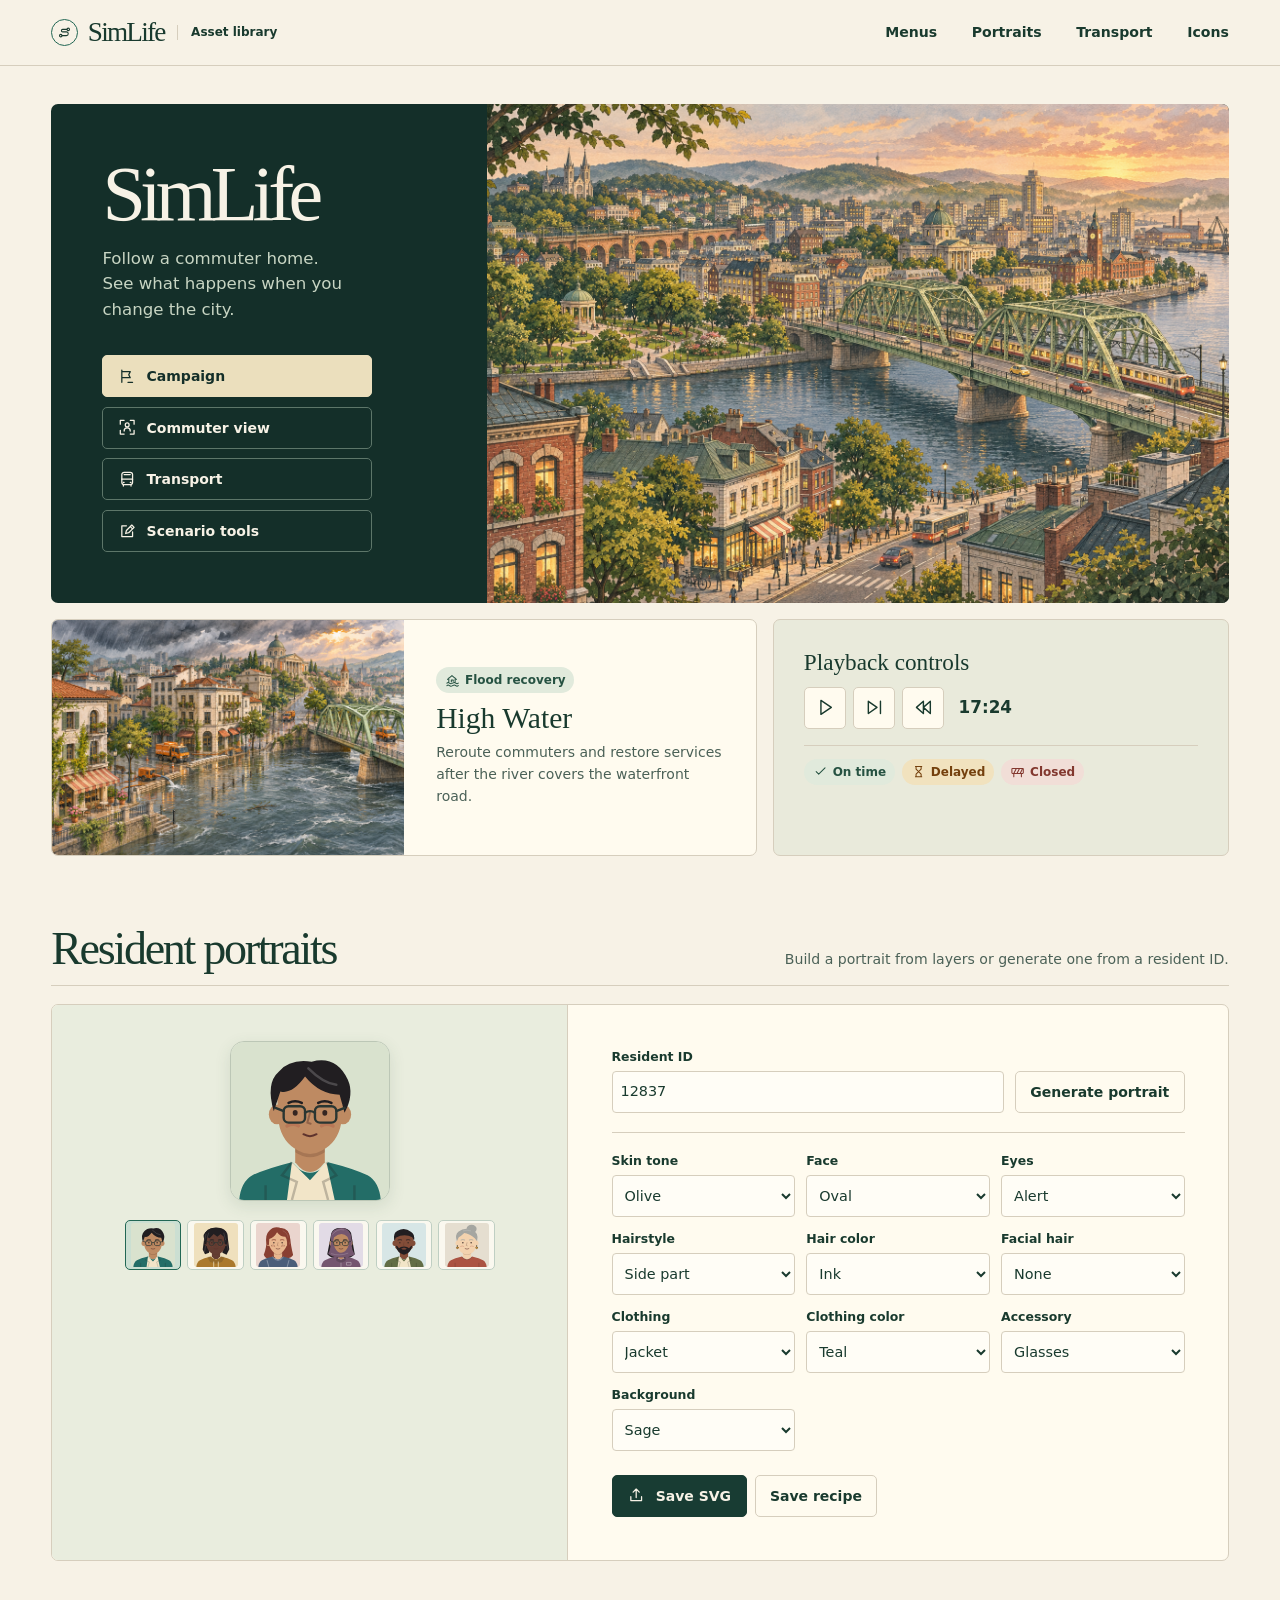
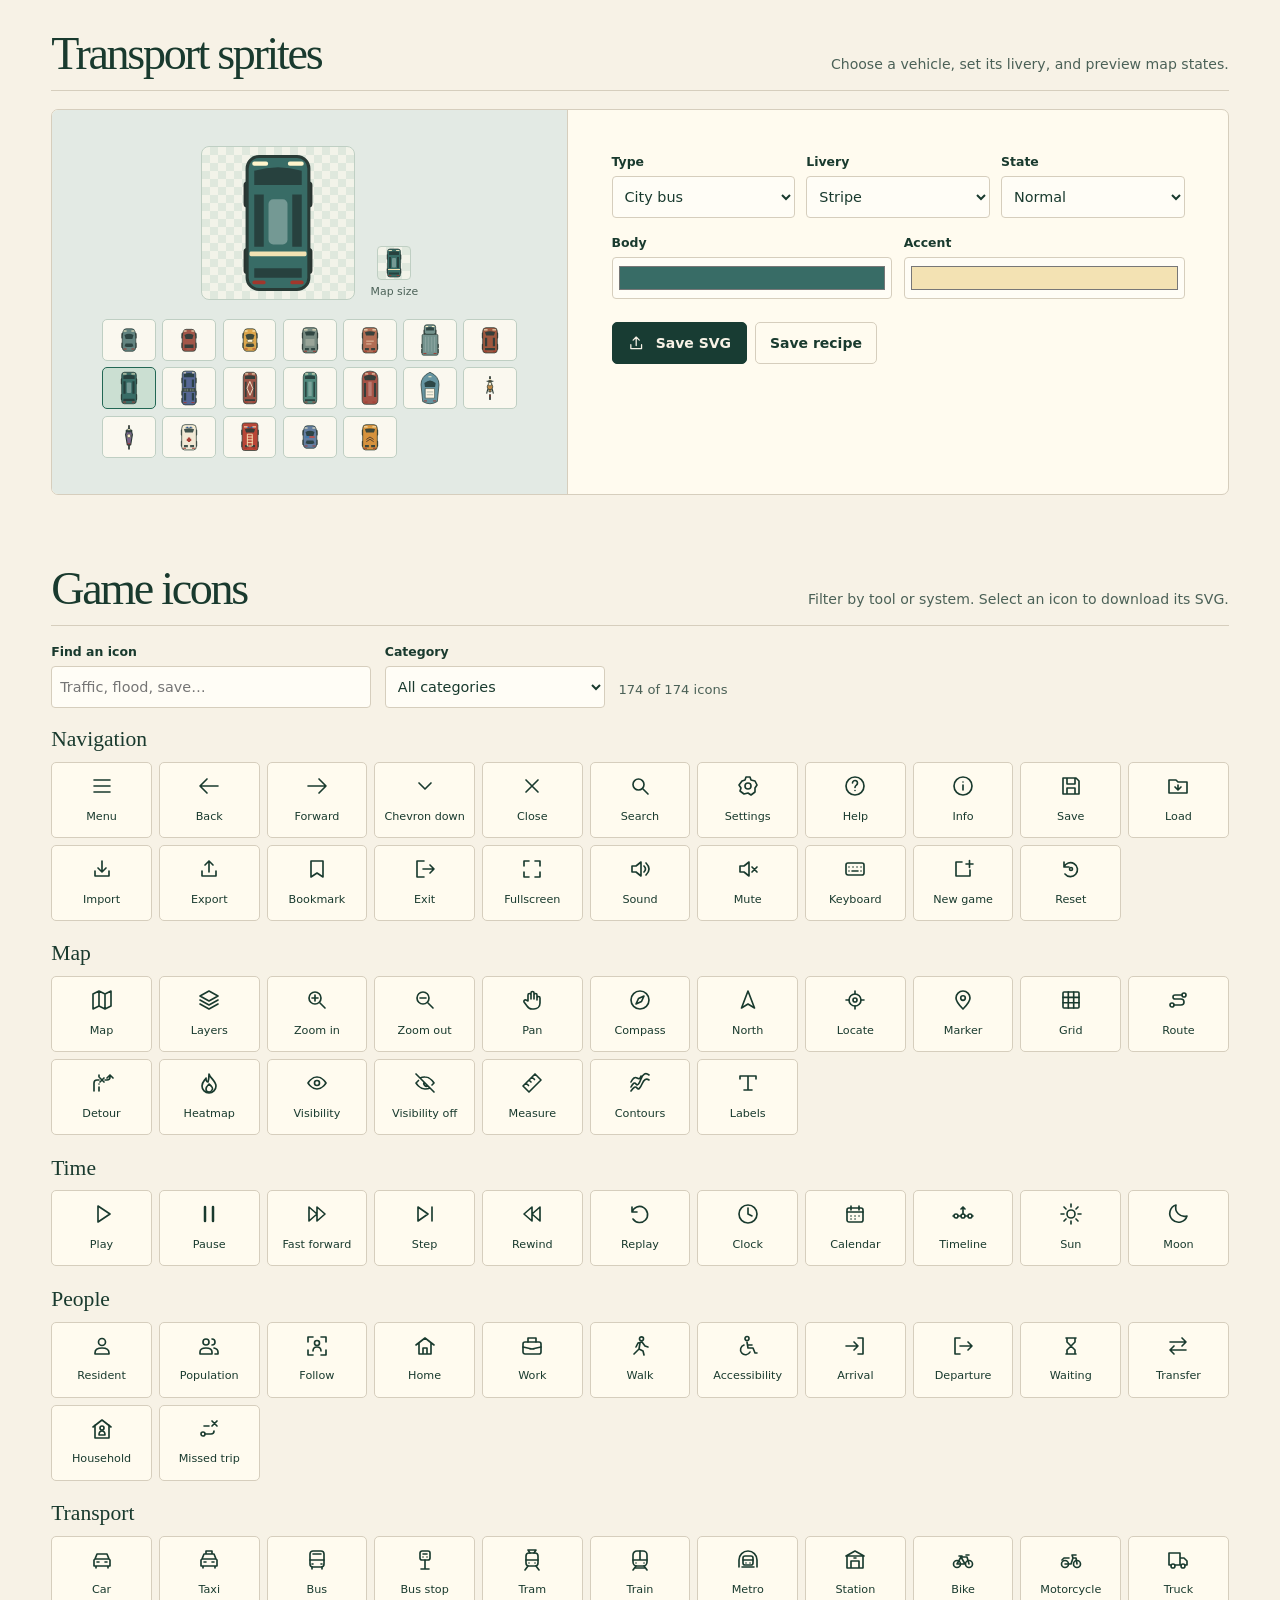
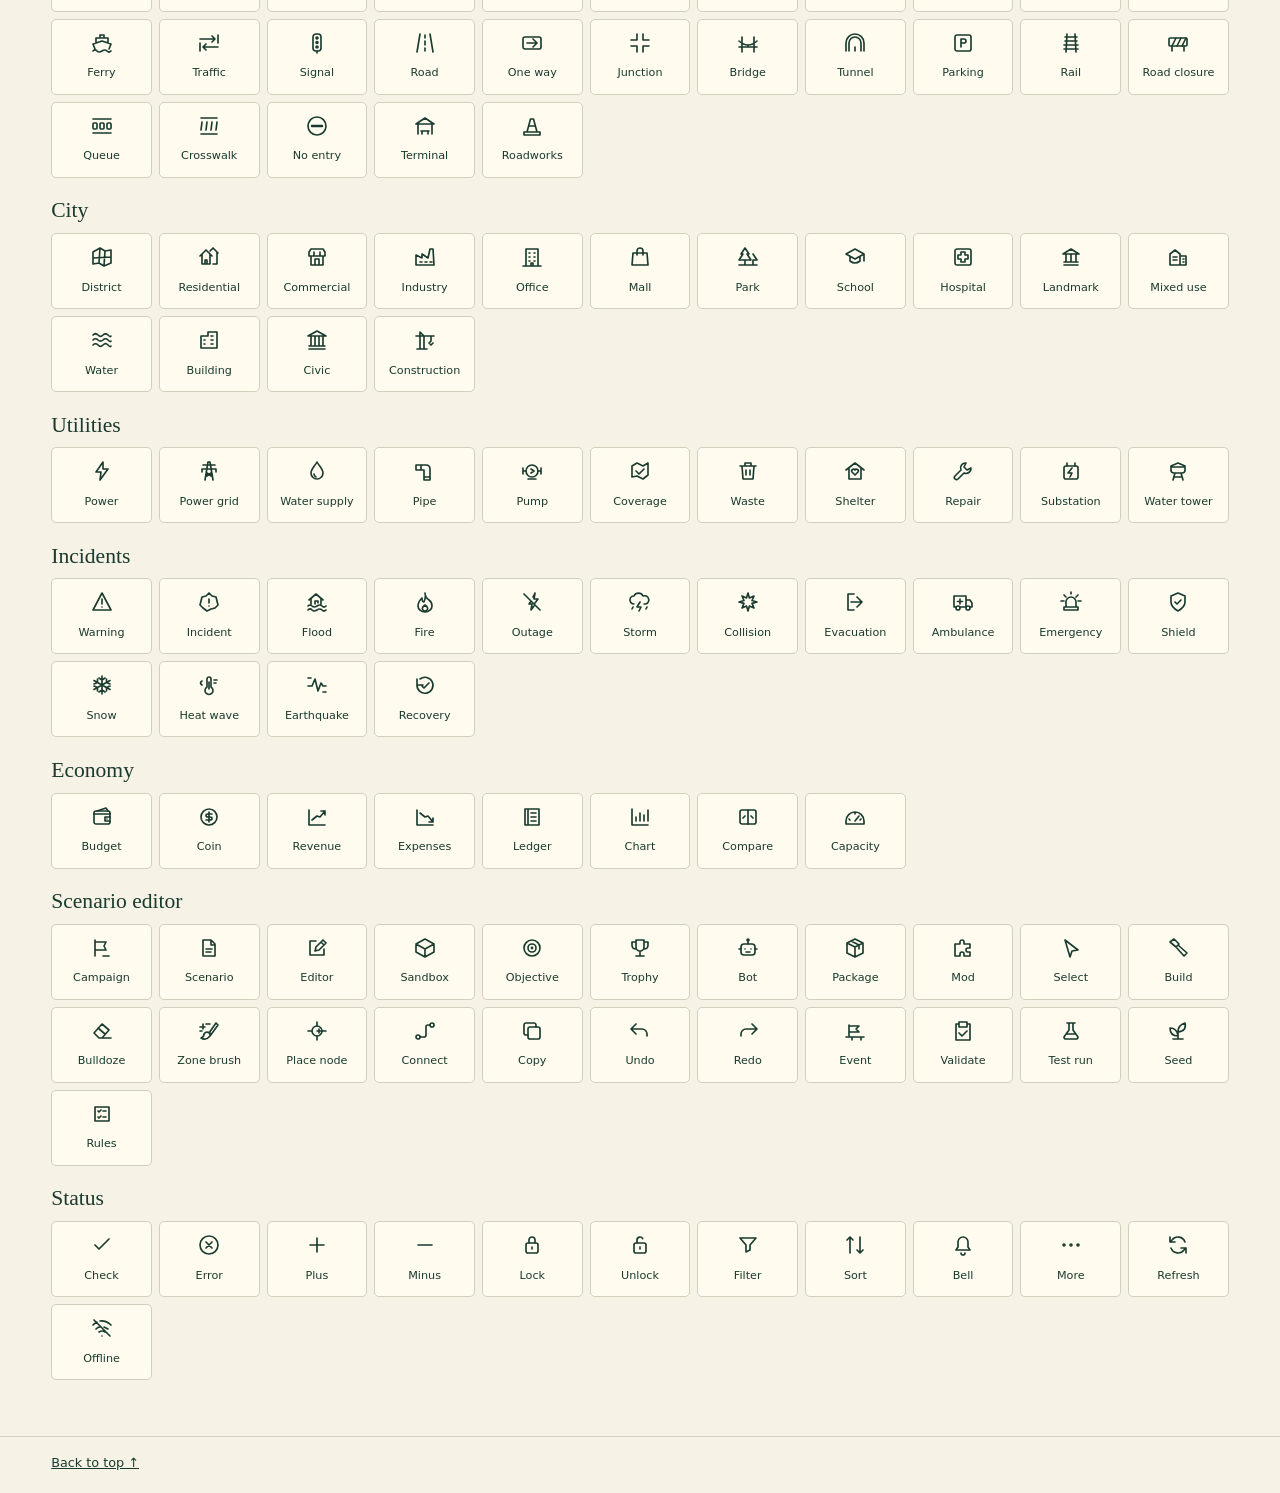
<file: assets/game/index.html>
<!doctype html>
<html lang="en">
<head>
  <meta charset="utf-8">
  <meta name="viewport" content="width=device-width, initial-scale=1">
  <meta name="color-scheme" content="light">
  <title>SimLife Asset Library</title>
  <link rel="icon" type="image/svg+xml" href="app-icon.svg">
  <link rel="stylesheet" href="menu.css">
  <link rel="stylesheet" href="preview.css">
  <script type="module" src="preview.mjs"></script>
</head>
<body>
  <header class="masthead">
    <div class="page masthead__inner">
      <a class="brand" href="#top"><span class="brand__mark" data-icon="route"></span>SimLife <span class="brand__section">Asset library</span></a>
      <nav aria-label="Asset library">
        <a href="#menus">Menus</a>
        <a href="#portraits">Portraits</a>
        <a href="#vehicles">Transport</a>
        <a href="#icons">Icons</a>
      </nav>
    </div>
  </header>

  <main class="page" id="top">
    <section id="menus" aria-label="Menu assets">
      <div class="sl-menu">
        <div class="sl-menu__content">
          <h1 class="sl-menu__title">SimLife</h1>
          <p class="sl-menu__description">Follow a commuter home. See what happens when you change the city.</p>
          <nav class="sl-menu__actions" aria-label="Game menu preview">
            <a class="sl-button sl-button--primary" href="#campaign"><span data-icon="campaign"></span>Campaign</a>
            <a class="sl-button sl-button--quiet" href="#portraits"><span data-icon="follow"></span>Commuter view</a>
            <a class="sl-button sl-button--quiet" href="#vehicles"><span data-icon="bus"></span>Transport</a>
            <a class="sl-button sl-button--quiet" href="#icons" data-open-group="Scenario editor"><span data-icon="editor"></span>Scenario tools</a>
          </nav>
        </div>
        <figure class="sl-menu__art">
          <img width="1536" height="1024" src="illustrations/last-train-home.png" alt="Trains and cars crossing a green bridge over a river at dusk">
        </figure>
      </div>

      <div class="menu-examples" id="campaign">
        <article class="sl-scenario">
          <img width="1536" height="1024" src="illustrations/high-water.png" loading="lazy" alt="Recovery crews working beside a flooded waterfront road">
          <div class="sl-scenario__body">
            <span class="sl-status"><span data-icon="flood"></span>Flood recovery</span>
            <h3>High Water</h3>
            <p>Reroute commuters and restore services after the river covers the waterfront road.</p>
          </div>
        </article>

        <section class="control-panel" aria-labelledby="controls-title">
          <h2 id="controls-title">Playback controls</h2>
          <div class="playback">
            <button id="play-toggle" class="sl-button sl-button--icon" type="button" aria-pressed="false" aria-label="Play" data-icon="play"></button>
            <button id="step" class="sl-button sl-button--icon" type="button" aria-label="Step forward" data-icon="step"></button>
            <button id="rewind" class="sl-button sl-button--icon" type="button" aria-label="Reset playback" data-icon="rewind"></button>
            <output id="playback-time" aria-label="Preview time">17:24</output>
          </div>
          <div class="badges" aria-label="Status examples">
            <span class="sl-status"><span data-icon="check"></span>On time</span>
            <span class="sl-status sl-status--delay"><span data-icon="waiting"></span>Delayed</span>
            <span class="sl-status sl-status--closed"><span data-icon="road-closure"></span>Closed</span>
          </div>
        </section>
      </div>
    </section>

    <section class="library-section" id="portraits" aria-labelledby="portraits-title">
      <div class="section-head">
        <h2 id="portraits-title">Resident portraits</h2>
        <p>Build a portrait from layers or generate one from a resident ID.</p>
      </div>
      <div class="asset-editor">
        <div class="asset-preview">
          <img id="portrait-preview" width="160" height="160" alt="Editable resident portrait">
          <div id="portrait-library" class="samples samples--portraits" aria-label="Portrait presets"></div>
        </div>
        <div class="asset-controls">
          <div class="seed-row">
            <label>Resident ID <input id="resident-id" value="12837" maxlength="40" autocomplete="off"></label>
            <button class="sl-button" id="generate-portrait" type="button">Generate portrait</button>
          </div>
          <div id="portrait-fields" class="fields"></div>
          <div class="actions">
            <button class="sl-button sl-button--primary" id="portrait-svg" type="button"><span data-icon="export"></span>Save SVG</button>
            <button class="sl-button" id="portrait-recipe" type="button">Save recipe</button>
          </div>
        </div>
      </div>
    </section>

    <section class="library-section" id="vehicles" aria-labelledby="vehicles-title">
      <div class="section-head">
        <h2 id="vehicles-title">Transport sprites</h2>
        <p>Choose a vehicle, set its livery, and preview map states.</p>
      </div>
      <div class="asset-editor">
        <div class="asset-preview asset-preview--vehicle">
          <div class="vehicle-stage">
            <img id="vehicle-preview" width="154" height="154" alt="Editable top-down vehicle">
            <div class="vehicle-scale"><img id="vehicle-small" width="32" height="32" alt=""><span>Map size</span></div>
          </div>
          <div id="vehicle-library" class="samples samples--vehicles" aria-label="Vehicle presets"></div>
        </div>
        <div class="asset-controls">
          <div id="vehicle-fields" class="fields"></div>
          <div class="fields vehicle-colors">
            <label>Body <input id="body-color" type="color" value="#638480"></label>
            <label>Accent <input id="accent-color" type="color" value="#f3e2b3"></label>
          </div>
          <div class="actions">
            <button class="sl-button sl-button--primary" id="vehicle-svg" type="button"><span data-icon="export"></span>Save SVG</button>
            <button class="sl-button" id="vehicle-recipe" type="button">Save recipe</button>
          </div>
        </div>
      </div>
    </section>

    <section class="library-section" id="icons" aria-labelledby="icons-title">
      <div class="section-head">
        <h2 id="icons-title">Game icons</h2>
        <p>Filter by tool or system. Select an icon to download its SVG.</p>
      </div>
      <div class="icon-filter">
        <label>Find an icon <input id="icon-search" type="search" placeholder="Traffic, flood, save…" autocomplete="off"></label>
        <label>Category <select id="icon-group"><option value="">All categories</option></select></label>
        <output id="icon-count" aria-live="polite">Loading icons…</output>
      </div>
      <div class="icon-library" id="icon-library"></div>
    </section>
  </main>
  <footer class="page"><a href="#top">Back to top ↑</a></footer>
</body>
</html>
</file>
<file: assets/game/menu.css>
/* SimLife UI tokens and reusable menu components. */
:root {
  --sl-paper: #f7f2e6;
  --sl-surface: #fffbef;
  --sl-ink: #193a2e;
  --sl-muted: #4b6157;
  --sl-rule: #d6cebd;
  --sl-pine: #183c33;
  --sl-deep: #142f29;
  --sl-teal: #226754;
  --sl-sage: #dfe8d7;
  --sl-water: #92b6c3;
  --sl-amber: #a35f19;
  --sl-alert: #9c3e35;
  --sl-display: Georgia, "Times New Roman", serif;
  --sl-body: system-ui, -apple-system, sans-serif;
}

.sl-button {
  align-items: center;
  background: var(--sl-surface);
  border: 1px solid var(--sl-rule);
  border-radius: 5px;
  box-sizing: border-box;
  color: var(--sl-ink);
  cursor: pointer;
  display: inline-flex;
  font: 650 .875rem/1.3 var(--sl-body);
  gap: .65rem;
  justify-content: center;
  min-height: 42px;
  padding: .55rem .9rem;
  text-decoration: none;
}

.sl-button svg { flex: 0 0 auto; height: 1.15rem; width: 1.15rem; }
.sl-button:hover { background: var(--sl-sage); border-color: var(--sl-teal); }
.sl-button:focus-visible { outline: 2px solid var(--sl-teal); outline-offset: 3px; }
.sl-button[disabled] { opacity: .5; cursor: default; pointer-events: none; }
.sl-button[aria-pressed="true"] { background: var(--sl-sage); border-color: var(--sl-teal); }
.sl-button--primary { background: var(--sl-pine); border-color: var(--sl-pine); color: var(--sl-paper); }
.sl-button--primary:hover { background: var(--sl-teal); color: white; }
.sl-button--quiet { background: transparent; border-color: transparent; }
.sl-button--danger { color: var(--sl-alert); }
.sl-button--icon { padding: .55rem; width: 42px; }
.sl-button--icon svg { height: 1.3rem; width: 1.3rem; }

.sl-status {
  align-items: center;
  background: #e1eadc;
  border-radius: 20px;
  color: #265242;
  display: inline-flex;
  font: 650 .75rem/1.5 var(--sl-body);
  gap: .3rem;
  padding: .25rem .55rem;
  white-space: nowrap;
}
.sl-status svg { display: block; width: .95rem; height: .95rem; }
.sl-status--delay { background: #f1e2be; color: #74400d; }
.sl-status--closed { background: #f1ded7; color: #82372e; }

.sl-menu {
  background: var(--sl-deep);
  border-radius: 7px;
  color: var(--sl-paper);
  display: grid;
  grid-template-columns: minmax(260px, .88fr) minmax(0, 1.5fr);
  min-height: 490px;
  overflow: hidden;
}

.sl-menu__content {
  align-self: center;
  padding: clamp(1.65rem, 4vw, 4.3rem);
}

.sl-menu__title {
  font: 400 clamp(3.45rem, 6.1vw, 6.3rem)/.98 var(--sl-display);
  letter-spacing: -.075em;
  margin: 0 0 .85rem;
}

.sl-menu__description {
  color: #c8d5c3;
  font: 400 1.04rem/1.55 var(--sl-body);
  margin: 0 0 2rem;
  max-width: 23ch;
}

.sl-menu__actions {
  display: grid;
  gap: .6rem;
  max-width: 270px;
}

.sl-menu__actions .sl-button {
  border-color: #5d7669;
  color: var(--sl-paper);
  justify-content: flex-start;
}

.sl-menu__actions .sl-button:hover,
.sl-menu__actions .sl-button:focus-visible {
  background: #2f5548;
  outline-color: #deba78;
}

.sl-menu__actions .sl-button--primary {
  background: #ebdfbd;
  border-color: #ebdfbd;
  color: var(--sl-deep);
}

.sl-menu__actions .sl-button--primary:hover { background: #fbf0d2; }
.sl-menu__art { margin: 0; min-height: 100%; position: relative; }
.sl-menu__art img { height: 100%; inset: 0; object-fit: cover; object-position: 57% center; position: absolute; width: 100%; }

.sl-scenario {
  background: var(--sl-surface);
  border: 1px solid var(--sl-rule);
  border-radius: 7px;
  color: var(--sl-ink);
  display: grid;
  grid-template-columns: minmax(0, 1fr) minmax(0, 1fr);
  overflow: hidden;
}

.sl-scenario img { display: block; height: 100%; min-height: 150px; object-fit: cover; width: 100%; }
.sl-scenario__body { align-self: center; padding: clamp(1rem, 2.6vw, 2rem); }
.sl-scenario__body h3 { font: 400 1.85rem/1.05 var(--sl-display); margin: .5rem 0; }
.sl-scenario__body p { color: var(--sl-muted); margin: 0; font-size: .875rem; line-height: 1.55; }

@media (max-width: 650px) {
  .sl-menu { grid-template-columns: 1fr; min-height: 0; }
  .sl-menu__art { min-height: 265px; order: -1; }
  .sl-menu__actions { max-width: none; }
}

@media (max-width: 430px) {
  .sl-scenario { grid-template-columns: 1fr; }
  .sl-scenario img { height: 170px; }
}
</file>
<file: assets/game/preview.css>
* { box-sizing: border-box; }
html { scroll-padding-top: 1.2rem; }
body { margin: 0; background: var(--sl-paper); color: var(--sl-ink); font: 400 1rem/1.5 var(--sl-body); }
a { color: inherit; }
a:focus-visible { outline: 2px solid var(--sl-teal); outline-offset: 3px; }
svg { display: block; }
[data-icon] { flex: 0 0 auto; }
.page { max-width: 1350px; margin-inline: auto; padding-inline: clamp(1rem, 4vw, 3.5rem); }

.masthead { border-bottom: 1px solid var(--sl-rule); }
.masthead__inner { display: flex; flex-wrap: wrap; align-items: center; justify-content: space-between; gap: .6rem 2rem; min-height: 65px; }
.brand { display: flex; align-items: center; gap: .6rem; font: 400 1.7rem/1 var(--sl-display); letter-spacing: -.065em; text-decoration: none; }
.brand__mark { border: 1px solid var(--sl-teal); border-radius: 50%; padding: 5px; }
.brand__mark svg { width: 15px; height: 15px; }
.brand__section { border-left: 1px solid var(--sl-rule); font: 650 .75rem/1.2 var(--sl-body); letter-spacing: 0; margin-left: .2rem; padding-left: .8rem; }
.masthead nav { display: flex; flex-wrap: wrap; gap: .2rem clamp(.8rem, 2.7vw, 2.4rem); }
.masthead nav a { padding-block: .4rem; font-size: .88rem; font-weight: 650; text-decoration: none; }
.masthead nav a:hover { text-decoration: underline; text-underline-offset: .25rem; }

main { padding-block: clamp(1.2rem, 3vw, 2.8rem) 3.5rem; }
.menu-examples { display: grid; grid-template-columns: minmax(0, 1.55fr) minmax(300px, 1fr); gap: 1rem; margin-block: 1rem 0; }
.control-panel { background: #e9eadb; border: 1px solid var(--sl-rule); border-radius: 7px; padding: clamp(1rem, 2.6vw, 1.85rem); }
.control-panel h2 { font: 400 1.45rem/1.05 var(--sl-display); margin: 0 0 .8rem; }
.playback, .badges { display: flex; gap: .45rem; flex-wrap: wrap; align-items: center; }
.playback output { padding-inline: .45rem; font: 600 1.05rem/1 var(--sl-body); font-variant-numeric: tabular-nums; }
.badges { border-top: 1px solid var(--sl-rule); margin-top: 1rem; padding-top: .8rem; }

.library-section { margin-top: clamp(2.3rem, 5.5vw, 5.3rem); }
.section-head { border-bottom: 1px solid var(--sl-rule); display: flex; flex-wrap: wrap; justify-content: space-between; align-items: baseline; gap: .4rem 1.25rem; margin-bottom: 1.1rem; padding-bottom: .8rem; }
.section-head h2 { font: 400 clamp(2.05rem, 3.6vw, 3.2rem)/1 var(--sl-display); letter-spacing: -.05em; margin: 0; }
.section-head p { color: var(--sl-muted); font-size: .88rem; margin: 0; }
.asset-editor { display: grid; grid-template-columns: minmax(0, .9fr) minmax(0, 1.15fr); background: var(--sl-surface); border: 1px solid var(--sl-rule); border-radius: 7px; overflow: hidden; }
.asset-preview { background: #e9edde; border-right: 1px solid var(--sl-rule); display: flex; flex-direction: column; align-items: center; gap: 1.15rem; min-width: 0; padding: clamp(1rem, 2.9vw, 2.3rem); }
#portrait-preview { border: 1px solid #bcc7b6; border-radius: 14px; box-shadow: 0 5px 16px #395d4020; display: block; object-fit: contain; }
.asset-preview--vehicle { background: #e3eae4; }
.vehicle-stage { display: flex; gap: .95rem; align-items: end; }
#vehicle-preview, .vehicle-scale img, #portrait-preview {
  background-color: #f2f3e9;
  background-image: conic-gradient(#dfe8dd 0 25%, transparent 0 50%, #dfe8dd 0 75%, transparent 0);
  background-size: 16px 16px;
}
#vehicle-preview { border: 1px solid #bfcfc3; border-radius: 8px; }
.vehicle-scale { display: grid; gap: .25rem; justify-items: center; color: var(--sl-muted); font-size: .68rem; }
.vehicle-scale img { border: 1px solid #bfcfc3; border-radius: 4px; box-sizing: content-box; }

.samples { display: grid; gap: .4rem; max-width: 100%; width: 100%; }
.samples--portraits { grid-template-columns: repeat(6, minmax(0, 1fr)); max-width: 370px; }
.samples--vehicles { grid-template-columns: repeat(7, minmax(0, 1fr)); max-width: 415px; }
.sample-button { display: grid; place-items: center; background: #faf8ef; border: 1px solid #bfcfc3; border-radius: 5px; cursor: pointer; min-width: 0; min-height: 38px; padding: 2px; }
.sample-button:hover, .sample-button[aria-pressed="true"] { background: #cbdfd2; border-color: var(--sl-teal); }
.sample-button:focus-visible { outline: 2px solid var(--sl-teal); outline-offset: 2px; }
.sample-button img { display: block; height: auto; max-width: 44px; width: 100%; border-radius: 3px; }
.samples--vehicles img { max-width: 36px; }

.asset-controls { padding: clamp(1rem, 3.5vw, 2.7rem); }
.seed-row { display: grid; grid-template-columns: minmax(0, 1fr) auto; align-items: end; gap: .7rem; border-bottom: 1px solid var(--sl-rule); margin-bottom: 1.2rem; padding-bottom: 1.2rem; }
.fields { display: grid; grid-template-columns: repeat(3, minmax(0, 1fr)); gap: .8rem .7rem; }
.vehicle-colors { grid-template-columns: repeat(2, minmax(0, 1fr)); margin-top: 1rem; }
label { display: grid; font-size: .78rem; font-weight: 680; gap: .28rem; min-width: 0; }
input, select { background: #fffdf6; border: 1px solid var(--sl-rule); border-radius: 4px; color: var(--sl-ink); font: 400 .9rem/1.2 var(--sl-body); min-height: 42px; min-width: 0; padding: .5rem; width: 100%; }
input:focus-visible, select:focus-visible { outline: 2px solid var(--sl-teal); outline-offset: 1px; }
input[type="color"] { padding: .25rem; }
.actions { display: flex; gap: .5rem; flex-wrap: wrap; margin-top: 1.45rem; }

.icon-filter { display: grid; grid-template-columns: minmax(100px, 320px) minmax(120px, 220px) auto; gap: .85rem; align-items: end; margin: 0 0 1.3rem; }
.icon-filter output { align-self: end; color: var(--sl-muted); font-size: .82rem; font-variant-numeric: tabular-nums; padding: .55rem 0; }
.icon-library section + section { margin-top: 1.4rem; }
.icon-library h3 { font: 400 1.35rem/1 var(--sl-display); margin: 0 0 .7rem; }
.icon-grid { display: grid; grid-template-columns: repeat(auto-fill, minmax(92px, 1fr)); gap: .44rem; }
.icon-tile { background: var(--sl-surface); border: 1px solid var(--sl-rule); border-radius: 5px; color: var(--sl-ink); cursor: pointer; display: grid; font: 500 .7rem/1.1 var(--sl-body); gap: .45rem; justify-items: center; min-height: 76px; min-width: 0; overflow-wrap: anywhere; padding: .68rem .25rem .55rem; text-align: center; }
.icon-tile:hover { background: var(--sl-sage); border-color: var(--sl-teal); }
.icon-tile:focus-visible { outline: 2px solid var(--sl-teal); outline-offset: 2px; }
.icon-tile svg { width: 24px; height: 24px; }
footer { border-top: 1px solid var(--sl-rule); padding-block: 1rem 1.3rem; font-size: .8rem; }

@media (max-width: 880px) {
  .fields { grid-template-columns: repeat(2, minmax(0, 1fr)); }
  .samples--vehicles { grid-template-columns: repeat(5, minmax(0, 1fr)); }
}

@media (max-width: 650px) {
  .masthead__inner { padding-block: .65rem; }
  .menu-examples, .asset-editor { grid-template-columns: 1fr; }
  .asset-preview { border-right: 0; border-bottom: 1px solid var(--sl-rule); }
  .samples--vehicles { grid-template-columns: repeat(7, minmax(0, 1fr)); }
}

@media (max-width: 440px) {
  .icon-filter { grid-template-columns: 1fr 1fr; }
  .icon-filter output { padding: 0; }
  .samples--vehicles { grid-template-columns: repeat(5, minmax(0, 1fr)); }
}
</file>
